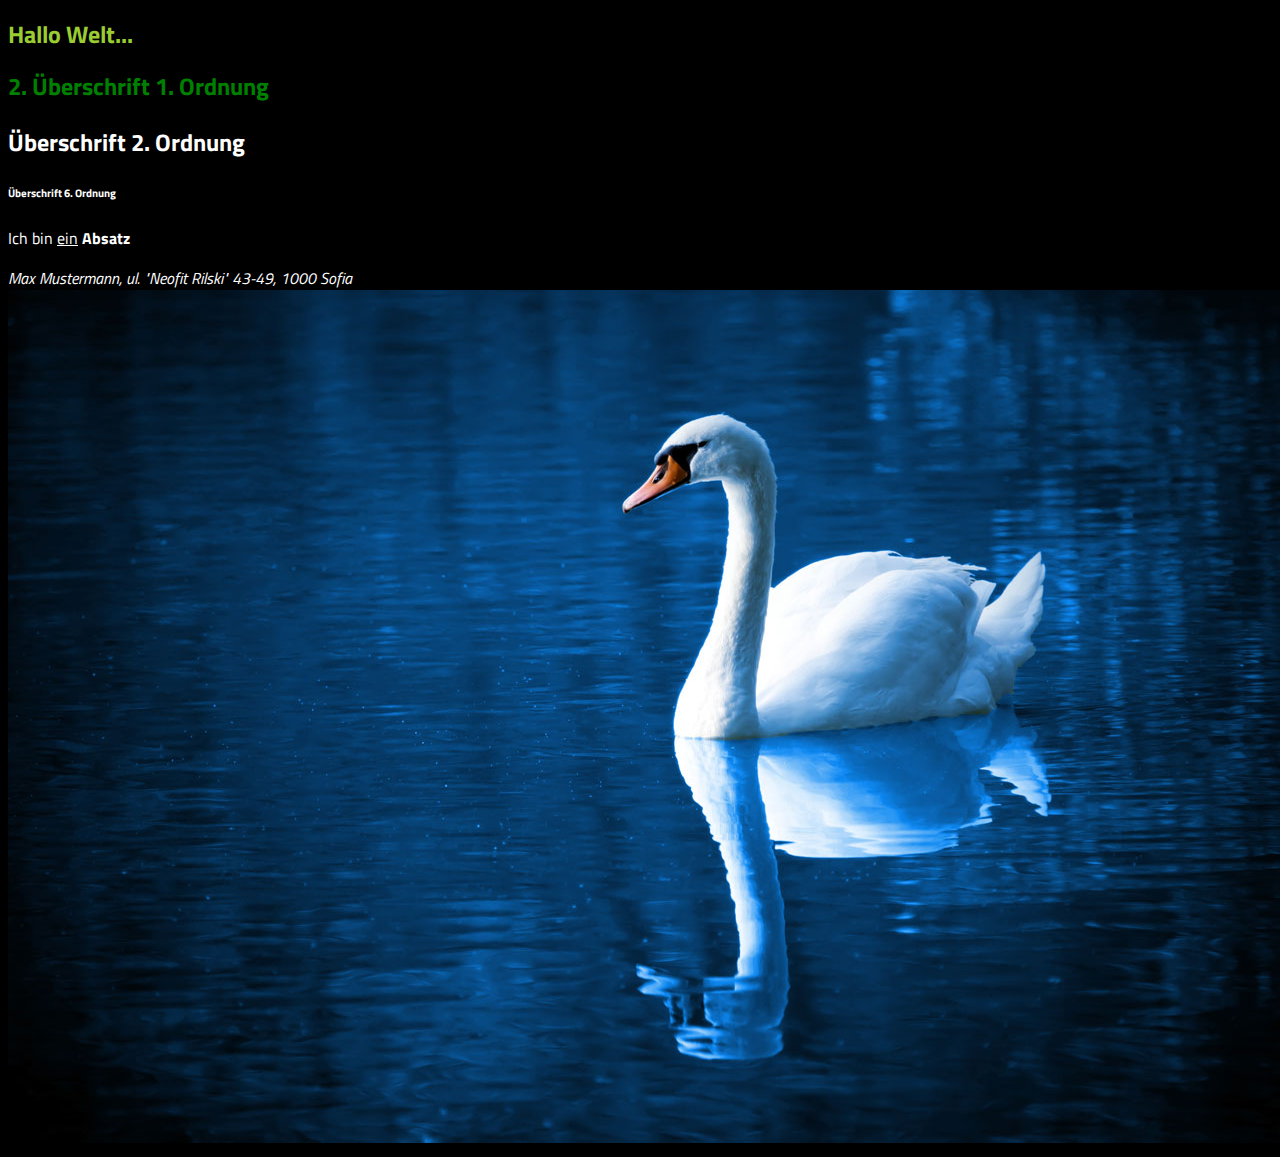
<file: 11-HTMLCSS/Teil1/index.html>
<!DOCTYPE html> 
<html lang="de">
  <head>
    <meta charset="utf-8" />
    <meta name="viewport" content="width=device-width, initial-scale=1.0" />
    <title>Crashkurs HTML</title>

    <link href="https://fonts.googleapis.com/css?family=Titillium+Web" rel="stylesheet">
    <link rel="stylesheet" href="index.css" />
  </head>
  <body>

    <h1 class="content-heading">Hallo Welt...</h1>
    <h1 id="main-heading">2. Überschrift 1. Ordnung</h1id="main-heading">
    <h2><em></em>Überschrift</em> 2. Ordnung</h2>
    <h6>Überschrift 6. Ordnung</h6>

    <p>Ich bin <u>ein</u> <strong>Absatz</strong></p>
    <address>Max Mustermann, ul. "Neofit Rilski" 43-49, 1000 Sofia</address>

    <!-- Das ist ein Kommentar: Bild: https://www.publicdomainpictures.net/en/view-image.php?image=7277&picture=swan-on-lake-->
    <img src="87-1276695547wStv.jpg" alt="Schwan" />
    
  </body>
</html>
</file>
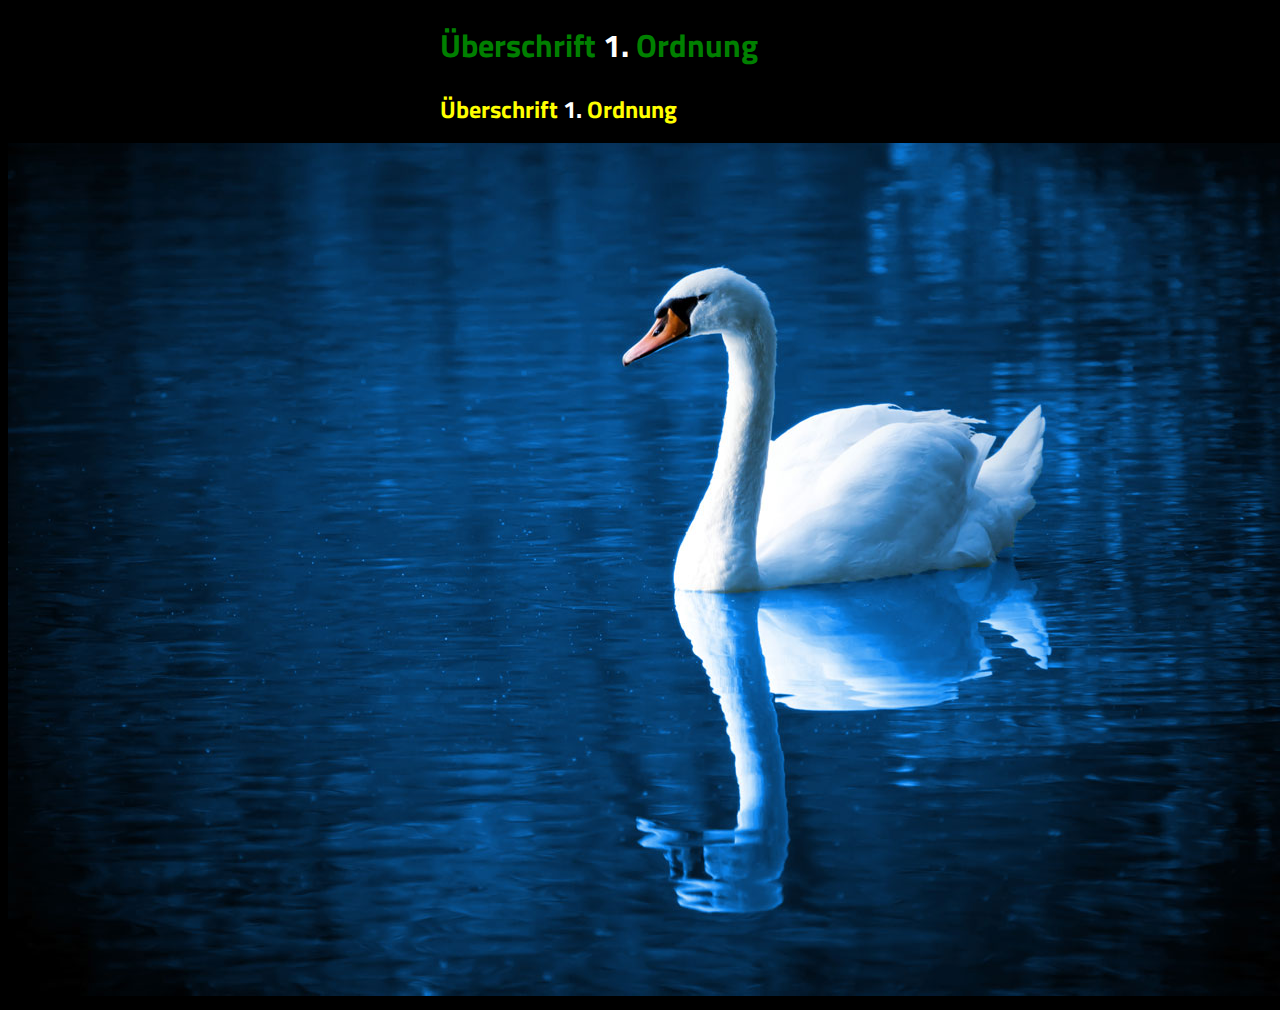
<file: 11-HTMLCSS/Teil2/index.html>
<!DOCTYPE html>
<html lang="de">
  <head>
    <meta charset="utf-8" />
    <meta name="viewport" content="width=device-width, initial-scale=1.0" />
    <title>Crashkurs HTML</title>

    <link href="https://fonts.googleapis.com/css?family=Titillium+Web" rel="stylesheet">
    <link rel="stylesheet" href="index.css" />
  </head>
  <body>
    <div class="container">
      <h1 id="main-heading">Überschrift <span class="heading-number">1.</span> Ordnung</h1>
      <h1 class="content-heading">Überschrift <span class="heading-number">1.</span> Ordnung</h1>
    </div>

    <img src="87-1276695547wStv.jpg" alt="Schwan" />
  </body>
</html>
</file>
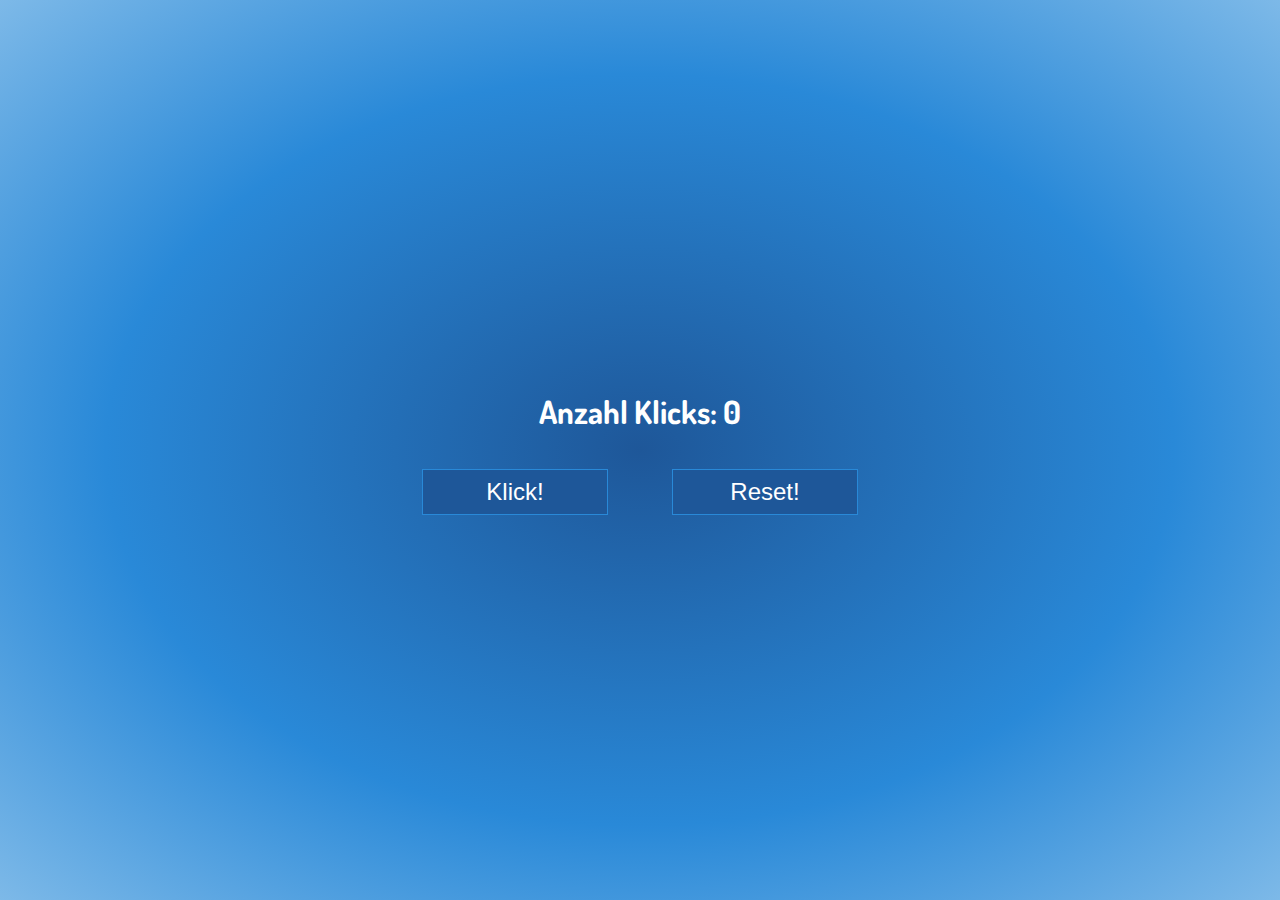
<file: 12-Javascript im Browser/Projekt - Teil 01/index.html>
<!DOCTYPE html>
<html lang="de">
  <head>
    <meta charset="utf-8" />
    <meta http-equiv="x-ua-compatible" content="IE=edge" />
    <meta name="viewport" content="width=device-width, initial-scale=1.0" />
    <title>Klickzähler</title>

    <link href="https://fonts.googleapis.com/css?family=Dosis:300,400,700,800" rel="stylesheet" />
    <link href="./styles.css" rel="stylesheet" type="text/css" />
  </head>
  <body>
    <!-- 
      Aufgabe: Entwickle einen Klickzähler mit JavaScript!

      Wichtig: Beachte, dass noch gar keine JavaScript-Datei angelegt ist.
      Du musst diese also anlegen und korrekt einbinden - in den <head> oder
      in den <body>-Bereich?
      
      Du darfst beliebig viele Elemente hinzufügen (z.B. <span>-Elemente),
      und du darfst den Elementen zusätzliche IDs vergeben.

      PS: Schaue dir auf jeden Fall die Musterlösung an. Es gibt hier verschiedene
      Lösungsansätze, die alle vollkommen korrekt sind. Einige stelle ich dir 
      davon in der Musterlösung vor.
    -->

    <div class="container">
      <h1 class="counter" id="click-header">Anzahl Klicks: <span id="counter-number">0</span></h1>
      <div class="button-container">
        <button class="button" id="click-button">Klick!</button>
        <button class="button" id="reset-button">Reset!</button>
      </div>
    </div>
    <script type="text/javascript" src="js/main.js"></script>

  </body>
</html>
</file>
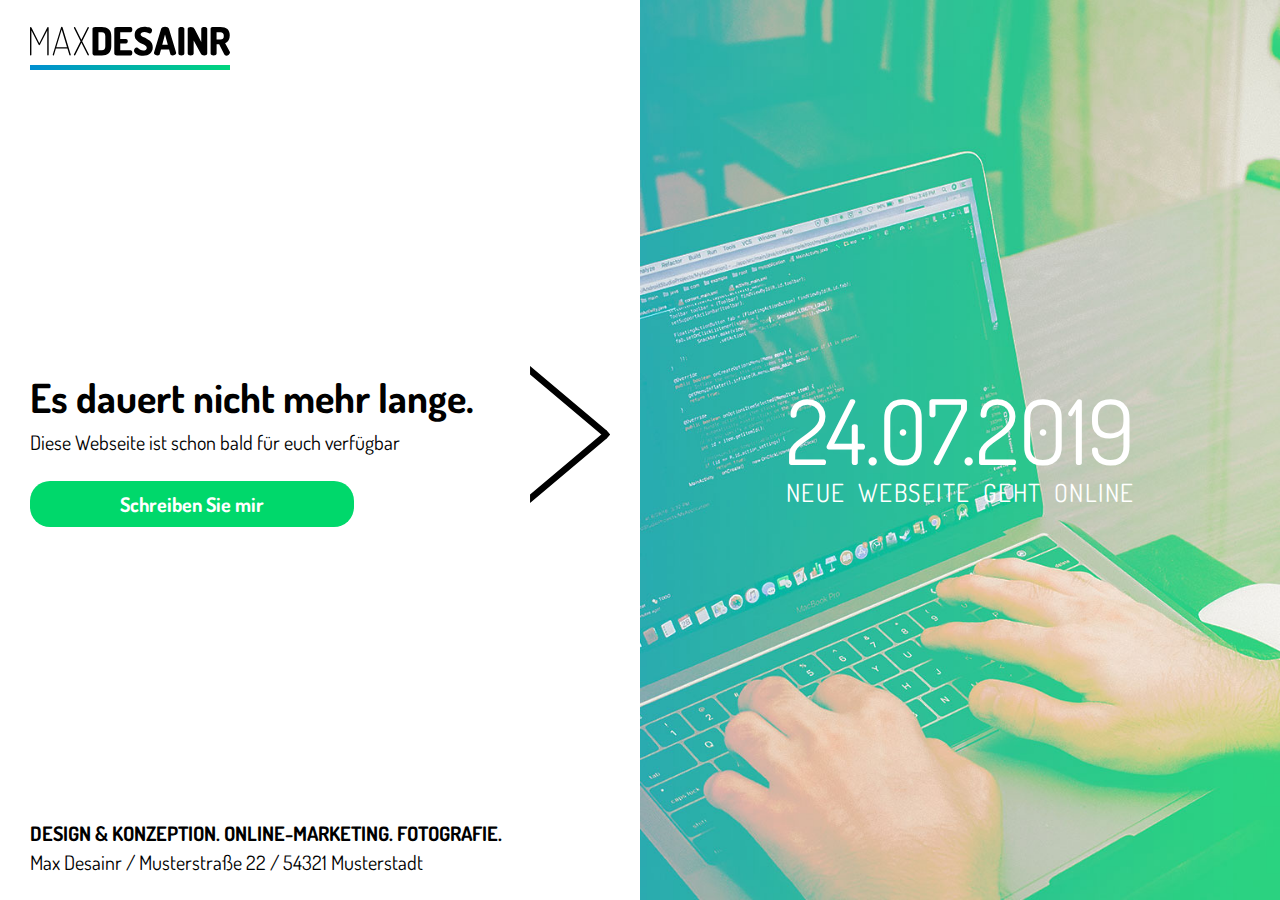
<file: 12-Javascript im Browser/Teil 01/index.html>
<!DOCTYPE html>
<html lang="de">
  <head>
    <meta charset="utf-8" />
    <meta http-equiv="x-ua-compatible" content="IE=edge" />
    <meta name="viewport" content="width=device-width, initial-scale=1.0" />
    <title>Baustellen-Seite</title>

    <link href="https://fonts.googleapis.com/css?family=Dosis:300,400,700,800" rel="stylesheet" />
    <link href="./styles.css" rel="stylesheet" type="text/css" />
    <script src="js/js-head.js"></script>
  </head>
  <body>
    <div class="page">
      <main class="main-content">
        <div class="logo-container">
          <img src="img/logo.svg" alt="MAX DESAINR" class="logo" />
        </div>
        
        <div class="main-text">
          <h1>Es dauert nicht mehr lange.</h1>
          <p>Diese Webseite ist schon bald für euch verfügbar</p>
          <a href="mailto:max.desainr@maxdesainer.de?Subject=Das%20ist%20eine%20Kontaktanfrage" class="button">Schreiben Sie mir</a>
        </div>
        
        <div>
          <h3>Design & Konzeption. Online-Marketing. Fotografie.</h3>
          <address class="address">Max Desainr / Musterstraße 22 / 54321 Musterstadt</address>
        </div>
      </main>
      <section class="countdown-container">
        <div class="countdown">
          <date class="date">24.07.2019</date>
          <div class="date-description">Neue Webseite geht online</div>
        </div>    
      </section>
    </div>
    <script src="js/js-body.js"></script>
  </body>
</html>
</file>
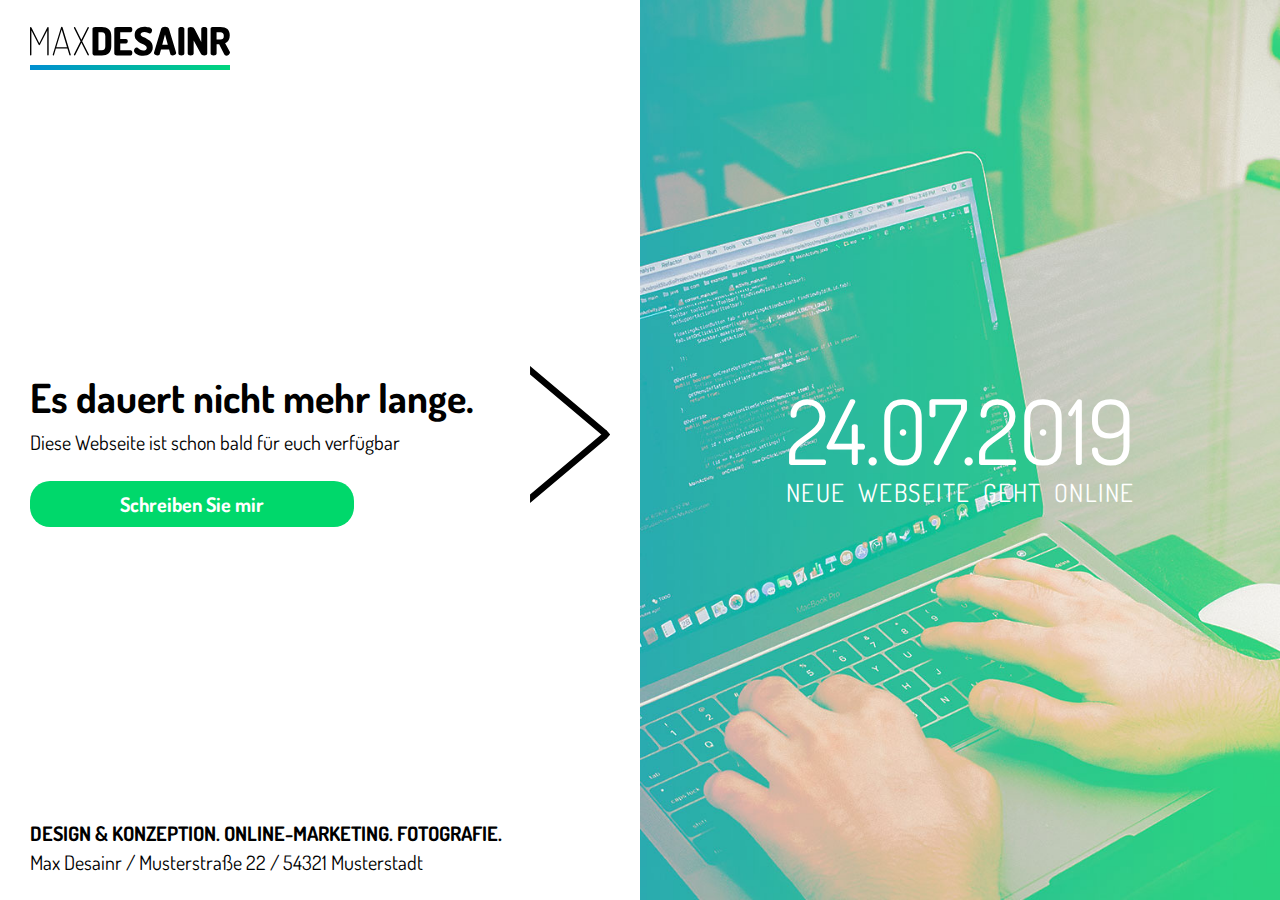
<file: 12-Javascript im Browser/Teil 02 - Document Object/index.html>
<!DOCTYPE html>
<html lang="de">
  <head>
    <meta charset="utf-8" />
    <meta http-equiv="x-ua-compatible" content="IE=edge" />
    <meta name="viewport" content="width=device-width, initial-scale=1.0" />
    <title>Baustellen-Seite</title>

    <link href="https://fonts.googleapis.com/css?family=Dosis:300,400,700,800" rel="stylesheet" />
    <link href="./styles.css" rel="stylesheet" type="text/css" />

  </head>
  <body>
    <div class="page">
      <main class="main-content">
        <div class="logo-container">
          <img src="img/logo.svg" alt="MAX DESAINR" class="logo" />
        </div>
        
        <div class="main-text">
          <h1>Es dauert nicht mehr lange.</h1>
          <p>Diese Webseite ist schon bald für euch verfügbar</p>
          <a href="mailto:max.desainr@maxdesainer.de?Subject=Das%20ist%20eine%20Kontaktanfrage" class="button">Schreiben Sie mir</a>
        </div>
        
        <div>
          <h3>Design & Konzeption. Online-Marketing. Fotografie.</h3>
          <address class="address">Max Desainr / Musterstraße 22 / 54321 Musterstadt</address>
        </div>
      </main>
      <section class="countdown-container">
        <div class="countdown">
          <date class="date">24.07.2019</date>
          <div class="date-description">Neue Webseite geht online</div>
        </div>    
      </section>
    </div>

    <script type="text/javascript" src="js/main.js"></script>
  </body>
</html>
</file>
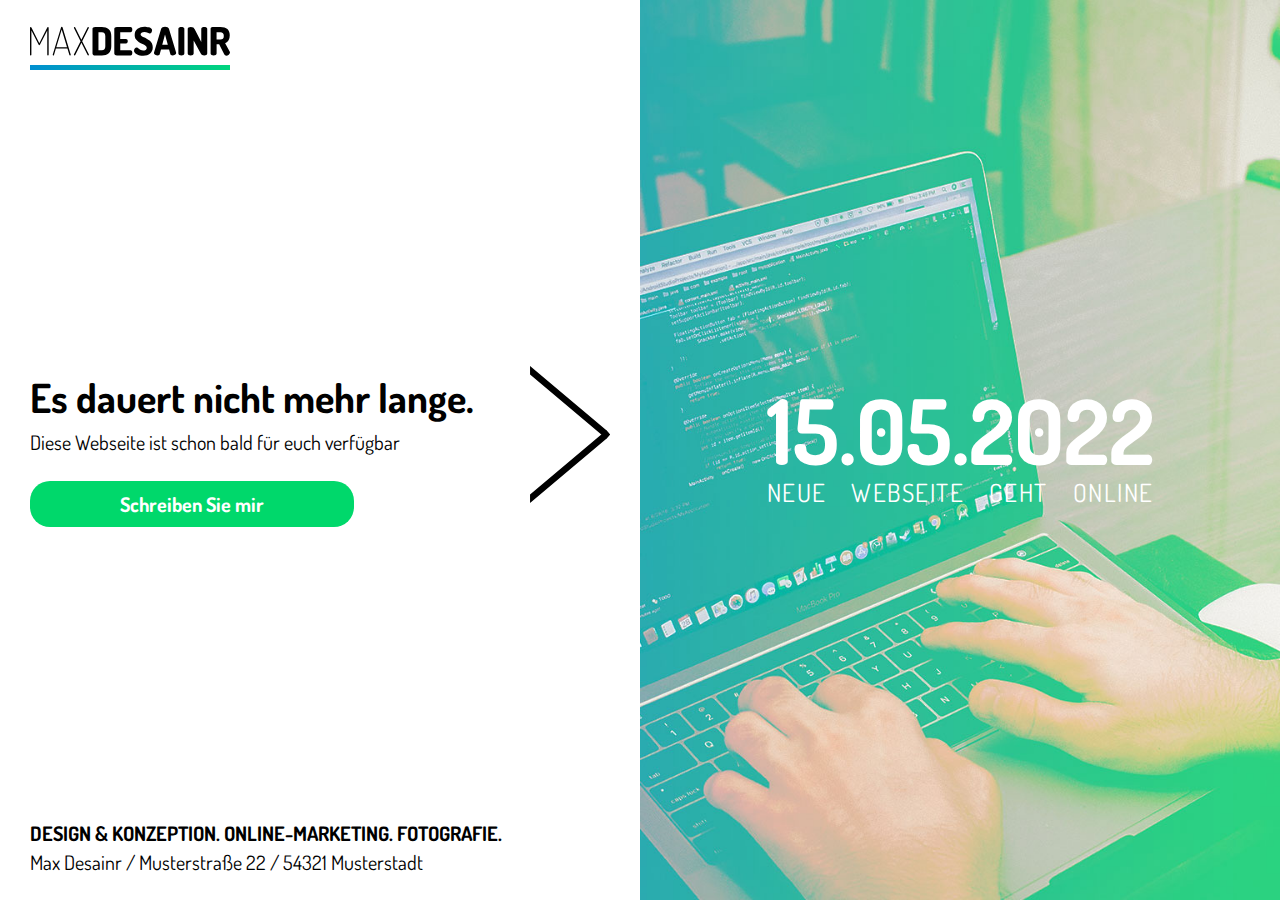
<file: 12-Javascript im Browser/Teil 04 - innerText-innerHTML/index.html>
<!DOCTYPE html>
<html lang="de">
  <head>
    <meta charset="utf-8" />
    <meta http-equiv="x-ua-compatible" content="IE=edge" />
    <meta name="viewport" content="width=device-width, initial-scale=1.0" />
    <title>Baustellen-Seite</title>

    <link href="https://fonts.googleapis.com/css?family=Dosis:300,400,700,800" rel="stylesheet" />
    <link href="./styles.css" rel="stylesheet" type="text/css" />

  </head>
  <body>
    <div class="page">
      <main class="main-content">
        <div class="logo-container">
          <img src="img/logo.svg" alt="MAX DESAINR" class="logo" />
        </div>
        
        <div class="main-text">
          <h1>Es dauert nicht mehr lange.</h1>
          <p>Diese Webseite ist schon bald für euch verfügbar</p>
          <a href="mailto:max.desainr@maxdesainer.de?Subject=Das%20ist%20eine%20Kontaktanfrage" class="button">Schreiben Sie mir</a>
        </div>
        
        <div>
          <h3>Design & Konzeption. Online-Marketing. Fotografie.</h3>
          <address class="address">Max Desainr / Musterstraße 22 / 54321 Musterstadt</address>
        </div>
      </main>
      <section class="countdown-container">
        <div class="countdown">
          <date class="date" id="date-countdown">24.07.2019</date>
          <div class="date-description">Neue Webseite geht online</div>
        </div>    
      </section>
    </div>

    <script type="text/javascript" src="js/main.js"></script>
  </body>
</html>
</file>
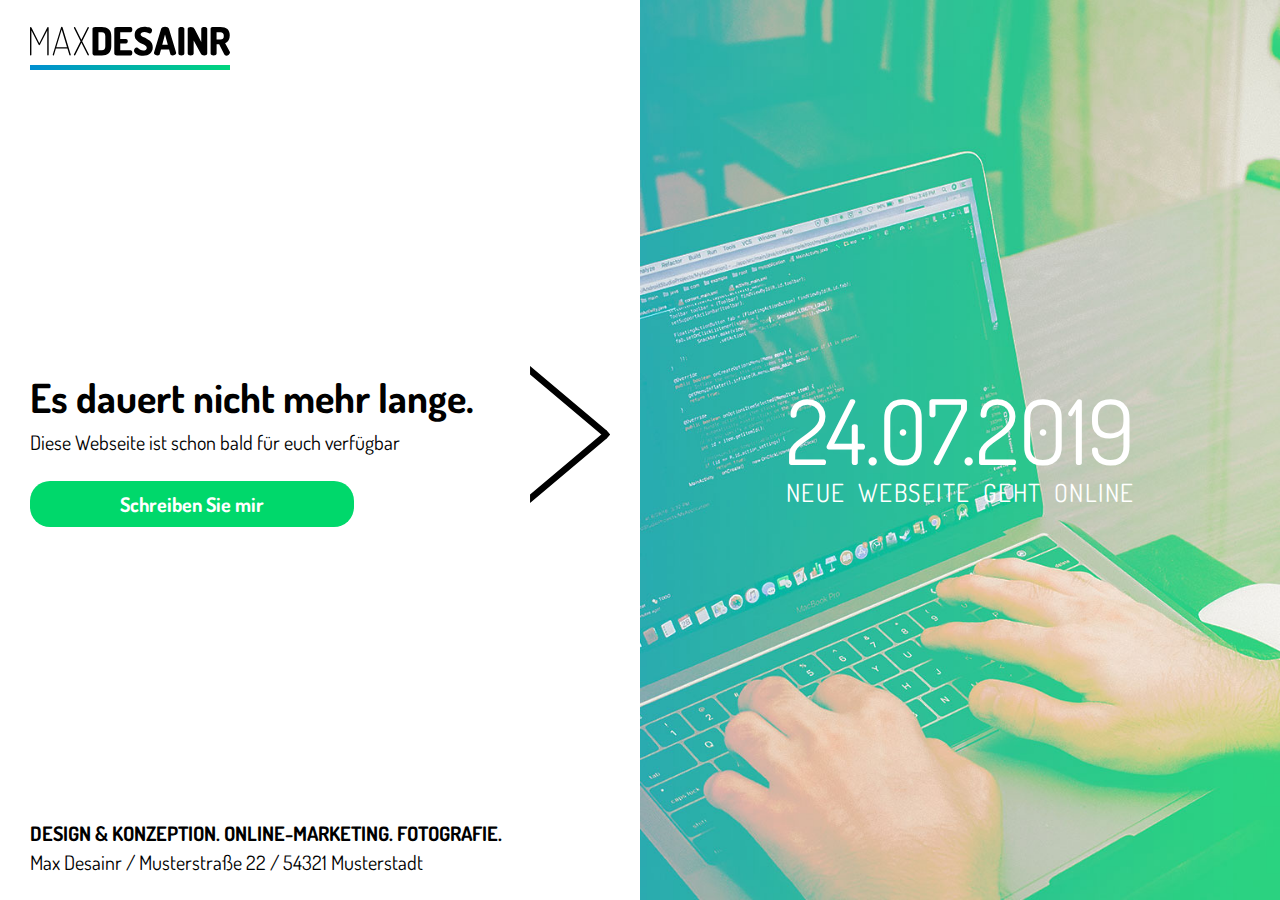
<file: 12-Javascript im Browser/Teil 05 - Auf Ereignisse reagieren/index.html>
<!DOCTYPE html>
<html lang="de">
  <head>
    <meta charset="utf-8" />
    <meta http-equiv="x-ua-compatible" content="IE=edge" />
    <meta name="viewport" content="width=device-width, initial-scale=1.0" />
    <title>Baustellen-Seite</title>

    <link href="https://fonts.googleapis.com/css?family=Dosis:300,400,700,800" rel="stylesheet" />
    <link href="./styles.css" rel="stylesheet" type="text/css" />

  </head>
  <body>
    <div class="page">
      <main class="main-content">
        <div class="logo-container">
          <img src="img/logo.svg" alt="MAX DESAINR" class="logo" />
        </div>
        
        <div class="main-text">
          <h1 onclick="alert('Bald ist es soweit!')">Es dauert nicht mehr lange.</h1>
          <p>Diese Webseite ist schon bald für euch verfügbar</p>
          <a href="mailto:max.desainr@maxdesainer.de?Subject=Das%20ist%20eine%20Kontaktanfrage" class="button">Schreiben Sie mir</a>
        </div>
        
        <div>
          <h3>Design & Konzeption. Online-Marketing. Fotografie.</h3>
          <address class="address">Max Desainr / Musterstraße 22 / 54321 Musterstadt</address>
        </div>
      </main>
      <section class="countdown-container">
        <div class="countdown">
          <date class="date" id="date-countdown">24.07.2019</date>
          <div class="date-description">Neue Webseite geht online</div>
        </div>    
      </section>
    </div>

    <script type="text/javascript" src="js/main.js"></script>
  </body>
</html>
</file>
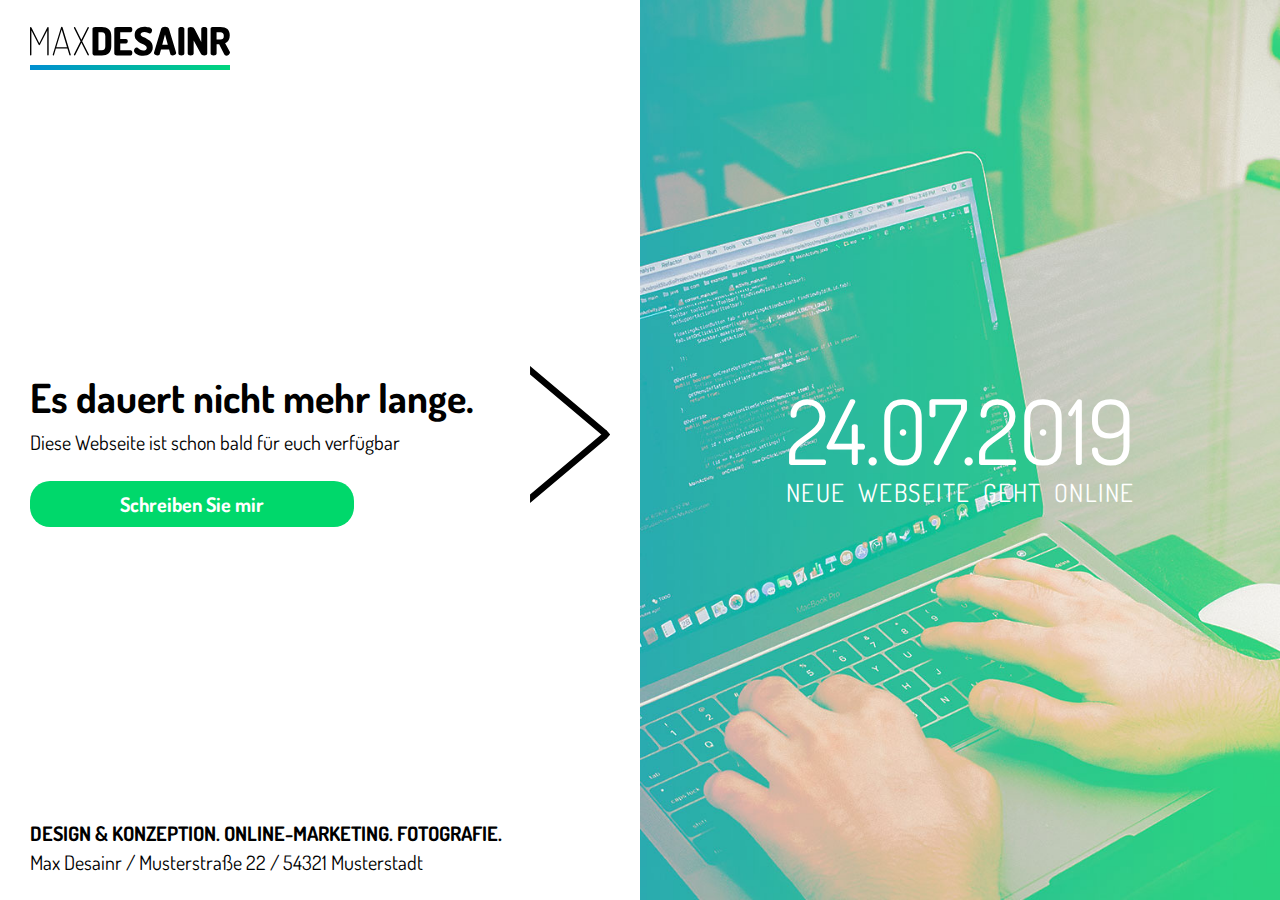
<file: 12-Javascript im Browser/Teil 06 - eventPreventDefault/index.html>
<!DOCTYPE html>
<html lang="de">
  <head>
    <meta charset="utf-8" />
    <meta http-equiv="x-ua-compatible" content="IE=edge" />
    <meta name="viewport" content="width=device-width, initial-scale=1.0" />
    <title>Baustellen-Seite</title>

    <link href="https://fonts.googleapis.com/css?family=Dosis:300,400,700,800" rel="stylesheet" />
    <link href="./styles.css" rel="stylesheet" type="text/css" />

  </head>
  <body>
    <div class="page">
      <main class="main-content">
        <div class="logo-container">
          <img src="img/logo.svg" alt="MAX DESAINR" class="logo" />
        </div>
        
        <div class="main-text">
          <h1>Es dauert nicht mehr lange.</h1>
          <p>Diese Webseite ist schon bald für euch verfügbar</p>
          <a id="contact-me" href="mailto:max.desainr@maxdesainer.de?Subject=Das%20ist%20eine%20Kontaktanfrage" class="button">Schreiben Sie mir</a>
        </div>
        
        <div>
          <h3>Design & Konzeption. Online-Marketing. Fotografie.</h3>
          <address class="address">Max Desainr / Musterstraße 22 / 54321 Musterstadt</address>
        </div>
      </main>
      <section class="countdown-container">
        <div class="countdown">
          <date class="date" id="date-countdown">24.07.2019</date>
          <div class="date-description">Neue Webseite geht online</div>
        </div>    
      </section>
    </div>

    <script type="text/javascript" src="js/main.js"></script>
  </body>
</html>
</file>
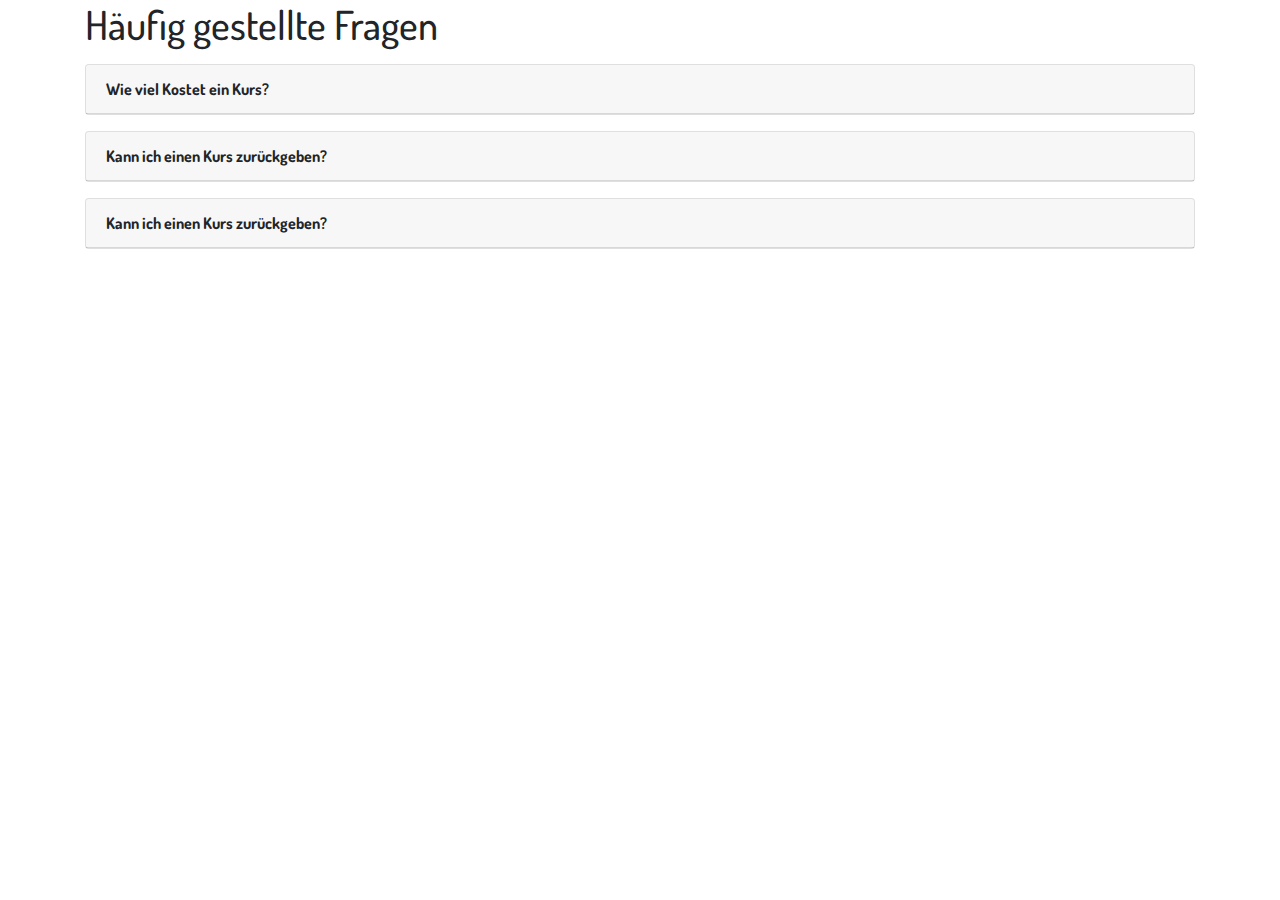
<file: 13-Javascript im Browser Teil 2/Projekt - Aufgabe/index.html>
<!DOCTYPE html>
<html lang="de">
  <head>
    <meta charset="utf-8" />
    <meta http-equiv="x-ua-compatible" content="IE=edge" />
    <meta name="viewport" content="width=device-width, initial-scale=1.0" />
    <title>Baustellen-Seite</title>

    <link rel="stylesheet" href="https://use.fontawesome.com/releases/v5.8.1/css/all.css" integrity="sha384-50oBUHEmvpQ+1lW4y57PTFmhCaXp0ML5d60M1M7uH2+nqUivzIebhndOJK28anvf" crossorigin="anonymous">
    <link href="https://fonts.googleapis.com/css?family=Dosis:300,400,700,800" rel="stylesheet" />
    <link href="./lib/bootstrap/bootstrap.css" rel="stylesheet" type="text/css" />
    <link href="./styles.css" rel="stylesheet" type="text/css" />
  </head>
  <body>
    <div class="container">
      <h1>Häufig gestellte Fragen</h1>

      <div class="card">
        <div class="card-header d-flex justify-content-between">
          <div>
            <i class="fas fa-angle-double-down card-toggle-icon"></i>
            Wie viel Kostet ein Kurs?
          </div>
          <div>
            <a href="#" data-help="Das kostet extra!">
              <i class="fas fa-info"></i>
            </a>
          </div>
        </div>
        <div class="card-body">
          <p class="card-text">Lorem ipsum dolor sit amet, consetetur sadipscing elitr, sed diam nonumy eirmod tempor invidunt ut labore et dolore magna aliquyam erat, sed diam voluptua. At vero eos et accusam et justo duo dolores et ea rebum. Stet clita kasd gubergren, no sea takimata sanctus est Lorem ipsum dolor sit amet. </p>
        </div>
      </div>
      
      <div class="card">
        <div class="card-header d-flex justify-content-between">
          <div>
            <i class="fas fa-angle-double-down card-toggle-icon"></i>
            Kann ich einen Kurs zurückgeben?
          </div>
          <div>
            <a href="#" data-help="Na klar!">
              <i class="fas fa-info"></i>
            </a>
          </div>
        </div>
        <div class="card-body">
          <p class="card-text">Lorem ipsum dolor sit amet, consectetur adipiscing elit, sed do eiusmod tempor incididunt ut labore et dolore magna aliqua. Gravida cum sociis natoque penatibus et magnis. At ultrices mi tempus imperdiet nulla. Id porta nibh venenatis cras sed felis eget velit. </p>
        </div>
      </div>

      <div class="card">
        <div class="card-header d-flex justify-content-between">
          <div>
            <i class="fas fa-angle-double-down card-toggle-icon"></i>
            Kann ich einen Kurs zurückgeben?
          </div>
        </div>
        <div class="card-body">
          <p class="card-text">Lorem ipsum dolor sit amet, consectetur adipiscing elit, sed do eiusmod tempor incididunt ut labore et dolore magna aliqua. Ut enim ad minim veniam, quis nostrud exercitation ullamco laboris nisi ut aliquip ex ea commodo consequat. Duis aute irure dolor in reprehenderit in voluptate velit esse cillum dolore eu fugiat nulla pariatur. Excepteur sint occaecat cupidatat non proident, sunt in culpa qui officia deserunt mollit anim id est laborum.</p>
        </div>
      </div>

    </div>

    <script type="text/javascript" src="js/main.js"></script>  
  </body>
</html>
</file>
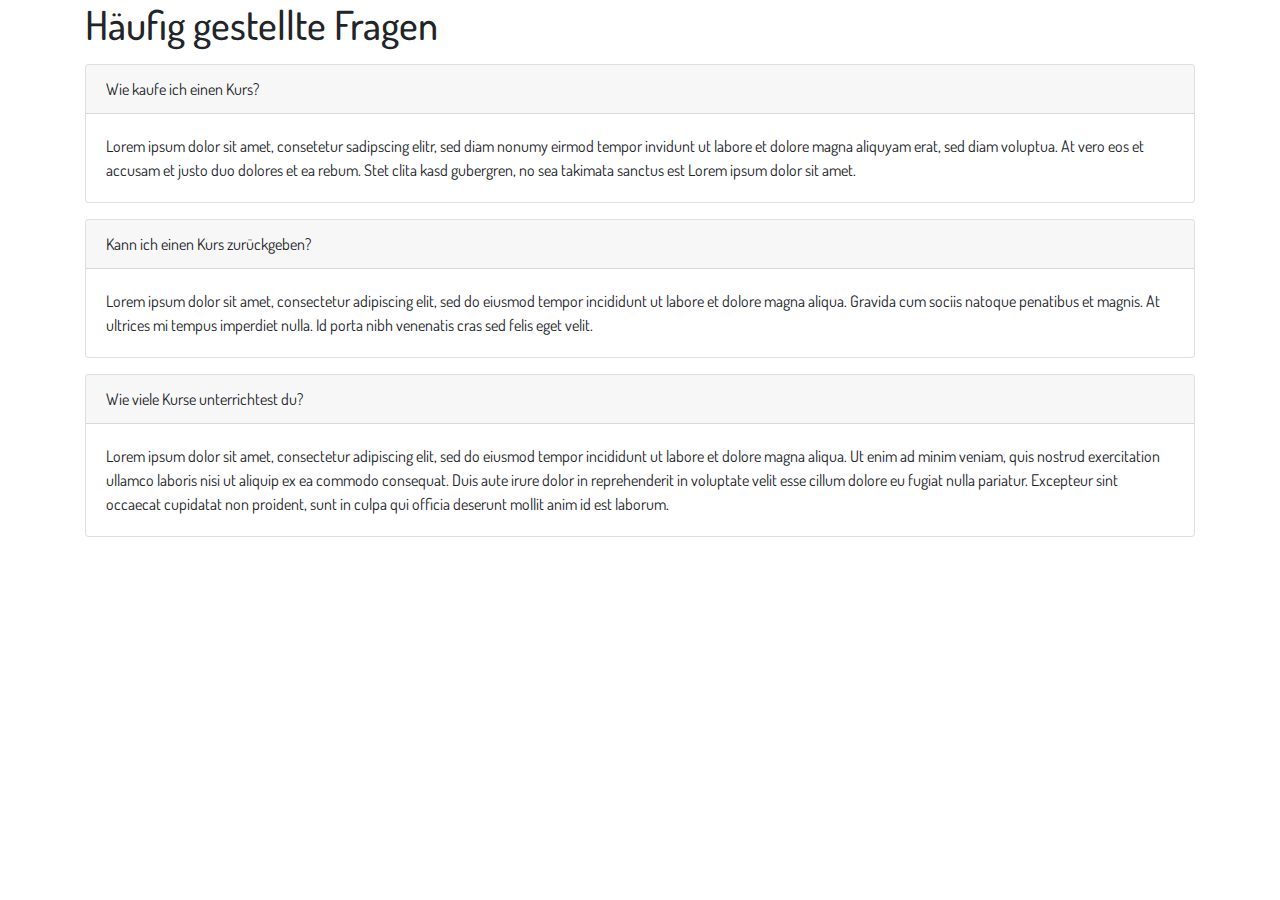
<file: 13-Javascript im Browser Teil 2/Teil 01 - getElementsByClassNameTagName/index.html>
<!DOCTYPE html>
<html lang="de">
  <head>
    <meta charset="utf-8" />
    <meta http-equiv="x-ua-compatible" content="IE=edge" />
    <meta name="viewport" content="width=device-width, initial-scale=1.0" />
    <title>Baustellen-Seite</title>

    <link href="https://fonts.googleapis.com/css?family=Dosis:300,400,700,800" rel="stylesheet" />
    <link href="./lib/bootstrap/bootstrap.css" rel="stylesheet" type="text/css" />
    <link href="./styles.css" rel="stylesheet" type="text/css" />
  </head>
  <body>
    <div class="container">
      <h1>Häufig gestellte Fragen</h1>

      <div class="card">
        <div class="card-header">Wie kaufe ich einen Kurs?</div>
        <div class="card-body">
          <p class="card-text">Lorem ipsum dolor sit amet, consetetur sadipscing elitr, sed diam nonumy eirmod tempor invidunt ut labore et dolore magna aliquyam erat, sed diam voluptua. At vero eos et accusam et justo duo dolores et ea rebum. Stet clita kasd gubergren, no sea takimata sanctus est Lorem ipsum dolor sit amet. </p>
        </div>
      </div>

      <div class="card">
        <div class="card-header">Kann ich einen Kurs zurückgeben?</div>
        <div class="card-body">
          <p class="card-text">Lorem ipsum dolor sit amet, consectetur adipiscing elit, sed do eiusmod tempor incididunt ut labore et dolore magna aliqua. Gravida cum sociis natoque penatibus et magnis. At ultrices mi tempus imperdiet nulla. Id porta nibh venenatis cras sed felis eget velit. </p>
        </div>
      </div>

      <div class="card">
        <div class="card-header">Wie viele Kurse unterrichtest du?</div>
        <div class="card-body">
          <p class="card-text">Lorem ipsum dolor sit amet, consectetur adipiscing elit, sed do eiusmod tempor incididunt ut labore et dolore magna aliqua. Ut enim ad minim veniam, quis nostrud exercitation ullamco laboris nisi ut aliquip ex ea commodo consequat. Duis aute irure dolor in reprehenderit in voluptate velit esse cillum dolore eu fugiat nulla pariatur. Excepteur sint occaecat cupidatat non proident, sunt in culpa qui officia deserunt mollit anim id est laborum.</p>
        </div>
      </div>

    </div>

    <script type="text/javascript" src="js/main.js"></script>
  </body>
</html>
</file>
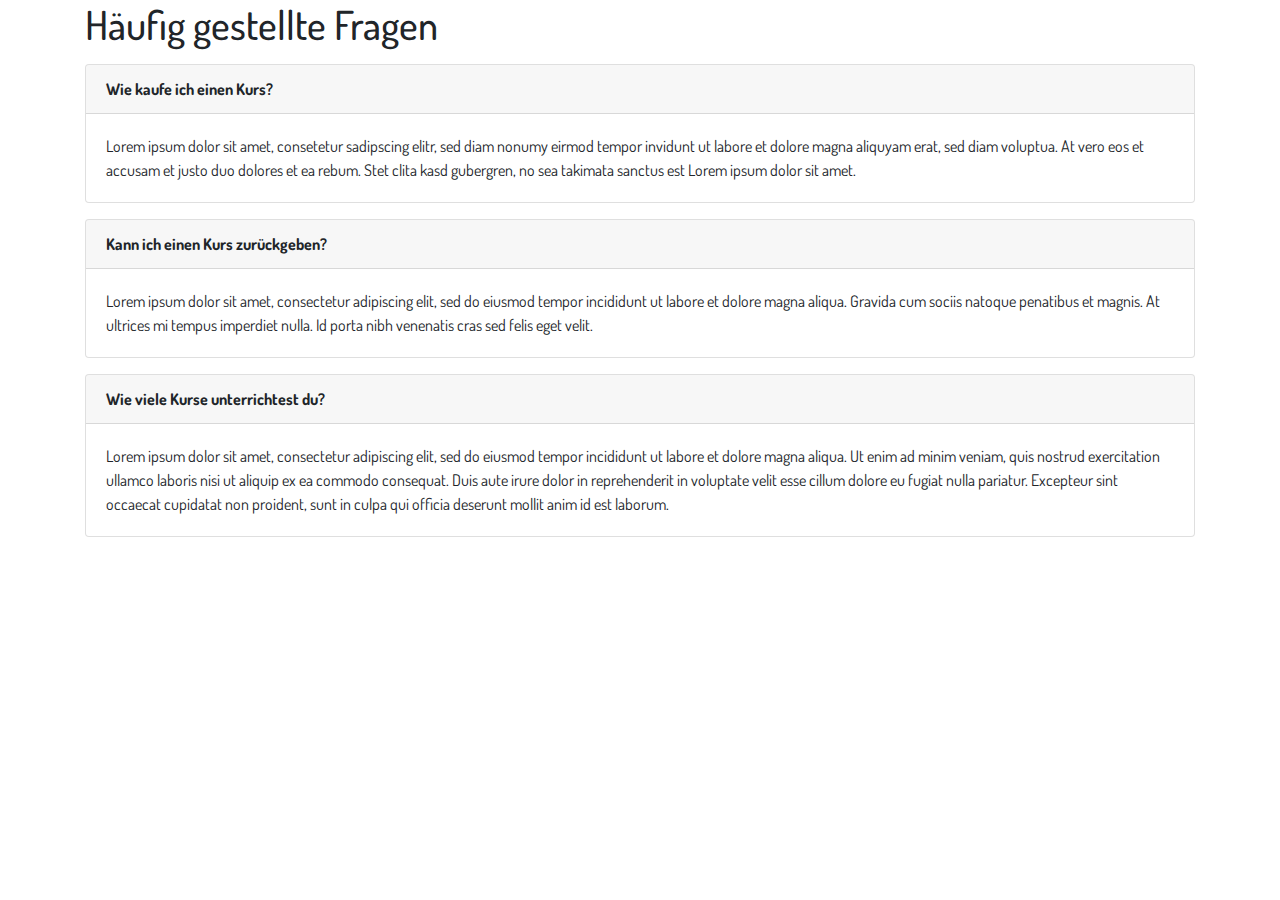
<file: 13-Javascript im Browser Teil 2/Teil 03 - AttributeVonElementen/index.html>
<!DOCTYPE html>
<html lang="de">
  <head>
    <meta charset="utf-8" />
    <meta http-equiv="x-ua-compatible" content="IE=edge" />
    <meta name="viewport" content="width=device-width, initial-scale=1.0" />
    <title>Baustellen-Seite</title>

    <link href="https://fonts.googleapis.com/css?family=Dosis:300,400,700,800" rel="stylesheet" />
    <link href="./lib/bootstrap/bootstrap.css" rel="stylesheet" type="text/css" />
    <link href="./styles.css" rel="stylesheet" type="text/css" />
  </head>
  <body>
    <div class="container">
      <h1>Häufig gestellte Fragen</h1>

      <div class="card">
        <div class="card-header" data-extra="First Question">Wie kaufe ich einen Kurs?</div>
        <div class="card-body">
          <p class="card-text">Lorem ipsum dolor sit amet, consetetur sadipscing elitr, sed diam nonumy eirmod tempor invidunt ut labore et dolore magna aliquyam erat, sed diam voluptua. At vero eos et accusam et justo duo dolores et ea rebum. Stet clita kasd gubergren, no sea takimata sanctus est Lorem ipsum dolor sit amet. </p>
        </div>
      </div>

      <div class="card">
        <div class="card-header">Kann ich einen Kurs zurückgeben?</div>
        <div class="card-body">
          <p class="card-text">Lorem ipsum dolor sit amet, consectetur adipiscing elit, sed do eiusmod tempor incididunt ut labore et dolore magna aliqua. Gravida cum sociis natoque penatibus et magnis. At ultrices mi tempus imperdiet nulla. Id porta nibh venenatis cras sed felis eget velit. </p>
        </div>
      </div>

      <div class="card">
        <div class="card-header">Wie viele Kurse unterrichtest du?</div>
        <div class="card-body">
          <p class="card-text">Lorem ipsum dolor sit amet, consectetur adipiscing elit, sed do eiusmod tempor incididunt ut labore et dolore magna aliqua. Ut enim ad minim veniam, quis nostrud exercitation ullamco laboris nisi ut aliquip ex ea commodo consequat. Duis aute irure dolor in reprehenderit in voluptate velit esse cillum dolore eu fugiat nulla pariatur. Excepteur sint occaecat cupidatat non proident, sunt in culpa qui officia deserunt mollit anim id est laborum.</p>
        </div>
      </div>

    </div>

    <script type="text/javascript" src="js/main.js"></script>
  </body>
</html>
</file>
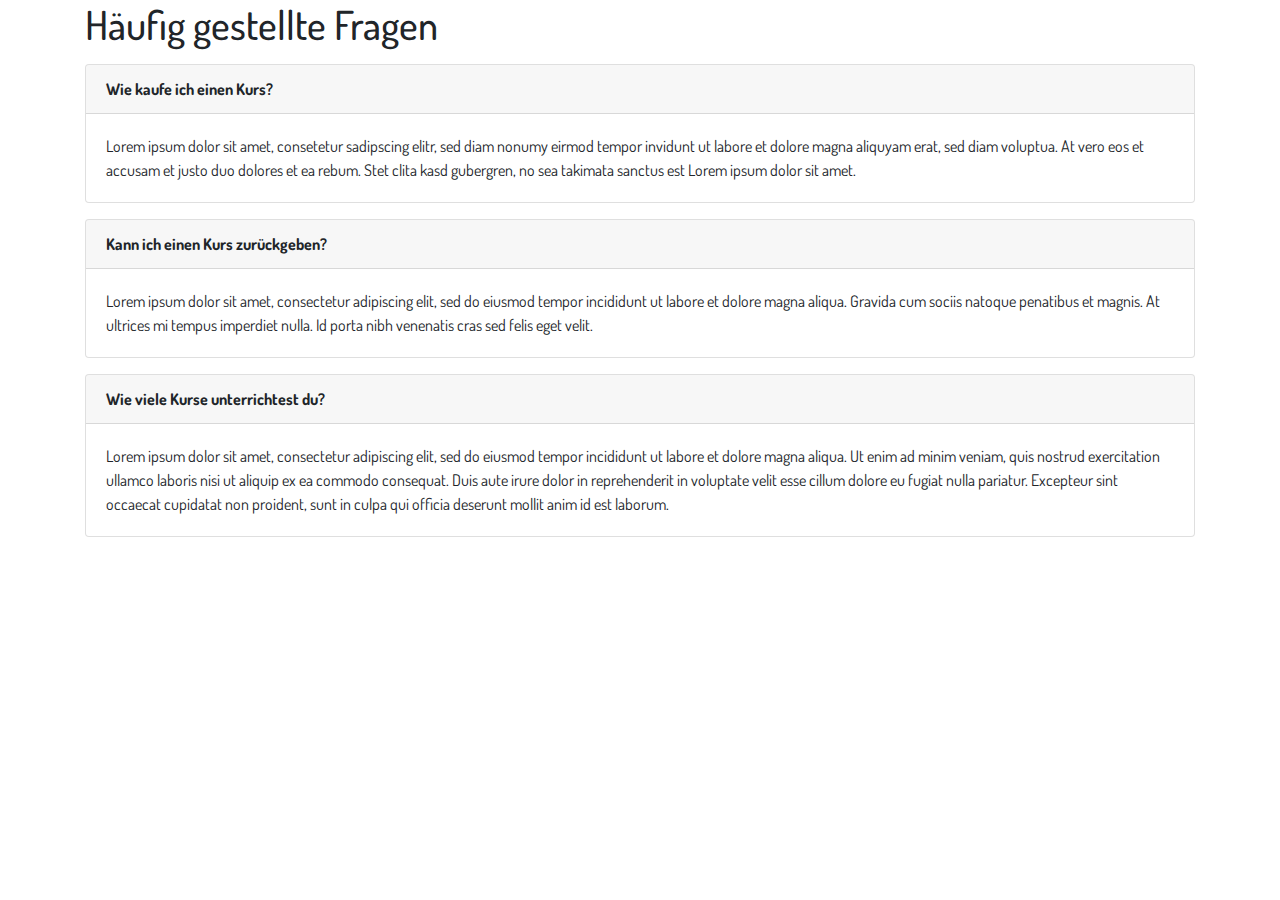
<file: 13-Javascript im Browser Teil 2/Teil 04 - HinweiseFuerProjekt/index.html>
<!DOCTYPE html>
<html lang="de">
  <head>
    <meta charset="utf-8" />
    <meta http-equiv="x-ua-compatible" content="IE=edge" />
    <meta name="viewport" content="width=device-width, initial-scale=1.0" />
    <title>Baustellen-Seite</title>

    <link rel="stylesheet" href="https://use.fontawesome.com/releases/v5.8.1/css/all.css" integrity="sha384-50oBUHEmvpQ+1lW4y57PTFmhCaXp0ML5d60M1M7uH2+nqUivzIebhndOJK28anvf" crossorigin="anonymous">
    <link href="https://fonts.googleapis.com/css?family=Dosis:300,400,700,800" rel="stylesheet" />
    <link href="./lib/bootstrap/bootstrap.css" rel="stylesheet" type="text/css" />
    <link href="./styles.css" rel="stylesheet" type="text/css" />
  </head>
  <body>
    <div class="container">
      <h1>Häufig gestellte Fragen</h1>

      <div class="card">
        <div class="card-header">
          <a href="#" data-help="Dies kostet extra!">
            <i class="fas fa-question-circle"></i>
          </a>
          Wie kaufe ich einen Kurs?
        </div>
        <div class="card-body">
          <p class="card-text">Lorem ipsum dolor sit amet, consetetur sadipscing elitr, sed diam nonumy eirmod tempor invidunt ut labore et dolore magna aliquyam erat, sed diam voluptua. At vero eos et accusam et justo duo dolores et ea rebum. Stet clita kasd gubergren, no sea takimata sanctus est Lorem ipsum dolor sit amet. </p>
        </div>
      </div>

      <div class="card">
        <div class="card-header">
          <a href="#" data-help="Nur innerhalb der ersten 30 Tage">
            <i class="fas fa-question-circle"></i>
          </a>
          Kann ich einen Kurs zurückgeben?
        </div>
        <div class="card-body">
          <p class="card-text">Lorem ipsum dolor sit amet, consectetur adipiscing elit, sed do eiusmod tempor incididunt ut labore et dolore magna aliqua. Gravida cum sociis natoque penatibus et magnis. At ultrices mi tempus imperdiet nulla. Id porta nibh venenatis cras sed felis eget velit. </p>
        </div>
      </div>

      <div class="card">
        <div class="card-header">Wie viele Kurse unterrichtest du?</div>
        <div class="card-body">
          <p class="card-text">Lorem ipsum dolor sit amet, consectetur adipiscing elit, sed do eiusmod tempor incididunt ut labore et dolore magna aliqua. Ut enim ad minim veniam, quis nostrud exercitation ullamco laboris nisi ut aliquip ex ea commodo consequat. Duis aute irure dolor in reprehenderit in voluptate velit esse cillum dolore eu fugiat nulla pariatur. Excepteur sint occaecat cupidatat non proident, sunt in culpa qui officia deserunt mollit anim id est laborum.</p>
        </div>
      </div>

    </div>

    <script type="text/javascript" src="js/main.js"></script>
  </body>
</html>
</file>
<file: 11-HTMLCSS/Teil1/index.css>
body {
    background-color: rgb(0, 0, 0);
    color: white;
    font-family: 'Titillium Web', sans-serif;
  }

 #main-heading {
      color: green;
      font-size: 1.5rem;

      /*
      border: 4px solid red;
      margin: 30px;
      padding: 50px;

      width: 300px;
      height: 300px;
      */
  }

  .content-heading {
      color: yellowgreen;
      font-size: 1.5rem;
  }
</file>
<file: 11-HTMLCSS/Teil2/index.css>
body {
  background-color: rgb(0, 0, 0);
  color: white;
  font-family: 'Titillium Web', sans-serif;
}

.container {
  width: 400px;
  margin-top: 0px;
  margin-left: auto;
  margin-bottom: 0px;
  margin-right: auto;
}

#main-heading {
  color: green;
  font-size: 2rem;
  /* 
  border: 4px solid red;
  margin: 30px;
  padding: 50px;

  width: 300px;
  height: 300px;
  */
}

.content-heading {
  color: yellow;
  font-size: 1.5rem;
}

.heading-number {
  color: white;
}
</file>
<file: 12-Javascript im Browser/Projekt - Teil 01/styles.css>
html {
  height: 100%;
  font-size: 1rem;
}

body {
  font-size: 1rem;
  font-family: 'Dosis', sans-serif;
  height: 100%;
  margin: 0px;
  text-align: center;

  background: radial-gradient(ellipse at center, #1e5799 0%,#2989d8 59%,#7db9e8 100%);
}

.container {
  width: 500px;
  margin: 0px auto;
  display: flex;
  flex-direction: column;
  justify-content: center;
  height: 100%;
}

.counter {
  color: white;
}

.button-container {
  display: flex;
  flex-direction: row;
  justify-content: space-around;
}

.button-container .button {
  flex: 1 0 0px;
  display: block;
  background-color: #1e5799;
  color: white;
  font-size: 1.5rem;
  border: 1px solid #2989d8;
  margin: 1rem 2rem;
  padding: 0.5rem 1rem;
  cursor: pointer;
  transition: background-color linear 0.1s, border linear 0.1s;
}

.button-container .button:hover {
  background-color: #2989d8;
  border: 1px solid #1e5799;
}
</file>
<file: 12-Javascript im Browser/Teil 01/styles.css>
html {
  height: 100%;
  font-size: 1rem;
}

body {
  font-size: 1rem;
  font-family: 'Dosis', sans-serif;
  height: 100%;
  margin: 0px;
  text-align: center;

  background-image: url("img/one-page-construction_rechtes-bild.jpg");
  background-size: cover;
  background-position: 50% 50%;
}

.logo-container {
  padding-top: 40px;
  margin-left: auto;
  margin-right: auto;
  width: 15.5rem;
}

.logo {
  width: 100%;
}

.logo-container::after {
  content: "";
  display: block;
  width: 100%;
  height: 8px;
  background-color: #f0f0f0;
  margin-top: 4px;
}

.main-content {
  text-align: center;
  font-size: 1rem;
}

.main-content h1 {
  margin-bottom: 0px;
  margin-top: 35px;
}

.main-content p {
  margin-top: 7px;
}

.button {
  display: inline-block;
  margin-top: 6px;
  text-decoration: none;
  color: white;
  background-color: #00d86b;
  padding: 0.5rem 4.5rem;
  font-weight: bold;
  border-radius: 20px;
  margin-bottom: 6px;
}

.button:hover {
  background-color: #00b95d;
}

.main-content h3 {
  margin-top: 20px;
  text-transform: uppercase;
  font-size: 1rem;
  margin-bottom: 3px;
}

.address {
  font-size: 1rem;
  font-style: normal;
}

.countdown {
  display: inline-block;
  color: white;
  text-align: justify;
  text-align-last: justify;
}

.countdown .date {
  display: block;
  font-size: 4.5rem;
  margin-bottom: -10px;
  margin-top: 10px;
}

.countdown .date-description {
  font-size: 1.25rem;
  text-transform: uppercase;
  letter-spacing: 1.5px;
}

@media (min-width: 750px) {
  body {
    background-image: none;
  }

  .page {
    display: flex;
    height: 100%;
  }

  .logo-container {
    padding-top: 1.25rem;
    margin-left: 0px;
    margin-right: 0px;
    width: 10rem;
  }

  .logo-container::after {
    background-color: transparent;
    background: linear-gradient(to right, #008fd1, #00d57d);
    height: 5px;
  }

  .main-content,
  .countdown-container {
    padding-left: 1.5rem;
    padding-right: 1.5rem;
  }

  .main-content {
    flex: 1 0 0px;
    text-align: left;

    display: flex;
    flex-direction: column;
    justify-content: space-between;
  }

  .countdown-container {
    flex: 1 0 0px;

    background-image: url("img/one-page-construction_rechtes-bild.jpg");
    background-size: cover;
    background-position: 50% 50%;

    display: flex;
    flex-direction: column;
    justify-content: center;
    align-items: center;
  }

  .countdown .date {
    margin-top: 0px;
  } 

  .countdown {
    margin-bottom: 1rem;
  }

  .address {
    padding-bottom: 1.25rem;
  }
}

@media (min-width: 1000px) {
  .main-text {
    background-image: url("img/icons-round-arrow-right-new.svg");
    background-repeat: no-repeat;
    background-position: 100% 50%;
    background-size: auto 70%; 
    padding-right: 5rem;
  }
} 

@media (min-width: 1250px) {
  html {
    font-size: 1.25rem;
  }
}

@media (min-width: 1500px) {
  html {
    font-size: 1.5rem;
  }
}

@media (min-width: 1750px) {
  html {
    font-size: 1.75rem;
  }
}

/** CSS-Hack: IE11+ only */
_:-ms-fullscreen, :root .main-text {
  background-image: none;
}
</file>
<file: 12-Javascript im Browser/Teil 02 - Document Object/styles.css>
html {
  height: 100%;
  font-size: 1rem;
}

body {
  font-size: 1rem;
  font-family: 'Dosis', sans-serif;
  height: 100%;
  margin: 0px;
  text-align: center;

  background-image: url("img/one-page-construction_rechtes-bild.jpg");
  background-size: cover;
  background-position: 50% 50%;
}

.logo-container {
  padding-top: 40px;
  margin-left: auto;
  margin-right: auto;
  width: 15.5rem;
}

.logo {
  width: 100%;
}

.logo-container::after {
  content: "";
  display: block;
  width: 100%;
  height: 8px;
  background-color: #f0f0f0;
  margin-top: 4px;
}

.main-content {
  text-align: center;
  font-size: 1rem;
}

.main-content h1 {
  margin-bottom: 0px;
  margin-top: 35px;
}

.main-content p {
  margin-top: 7px;
}

.button {
  display: inline-block;
  margin-top: 6px;
  text-decoration: none;
  color: white;
  background-color: #00d86b;
  padding: 0.5rem 4.5rem;
  font-weight: bold;
  border-radius: 20px;
  margin-bottom: 6px;
}

.button:hover {
  background-color: #00b95d;
}

.main-content h3 {
  margin-top: 20px;
  text-transform: uppercase;
  font-size: 1rem;
  margin-bottom: 3px;
}

.address {
  font-size: 1rem;
  font-style: normal;
}

.countdown {
  display: inline-block;
  color: white;
  text-align: justify;
  text-align-last: justify;
}

.countdown .date {
  display: block;
  font-size: 4.5rem;
  margin-bottom: -10px;
  margin-top: 10px;
}

.countdown .date-description {
  font-size: 1.25rem;
  text-transform: uppercase;
  letter-spacing: 1.5px;
}

@media (min-width: 750px) {
  body {
    background-image: none;
  }

  .page {
    display: flex;
    height: 100%;
  }

  .logo-container {
    padding-top: 1.25rem;
    margin-left: 0px;
    margin-right: 0px;
    width: 10rem;
  }

  .logo-container::after {
    background-color: transparent;
    background: linear-gradient(to right, #008fd1, #00d57d);
    height: 5px;
  }

  .main-content,
  .countdown-container {
    padding-left: 1.5rem;
    padding-right: 1.5rem;
  }

  .main-content {
    flex: 1 0 0px;
    text-align: left;

    display: flex;
    flex-direction: column;
    justify-content: space-between;
  }

  .countdown-container {
    flex: 1 0 0px;

    background-image: url("img/one-page-construction_rechtes-bild.jpg");
    background-size: cover;
    background-position: 50% 50%;

    display: flex;
    flex-direction: column;
    justify-content: center;
    align-items: center;
  }

  .countdown .date {
    margin-top: 0px;
  } 

  .countdown {
    margin-bottom: 1rem;
  }

  .address {
    padding-bottom: 1.25rem;
  }
}

@media (min-width: 1000px) {
  .main-text {
    background-image: url("img/icons-round-arrow-right-new.svg");
    background-repeat: no-repeat;
    background-position: 100% 50%;
    background-size: auto 70%; 
    padding-right: 5rem;
  }
} 

@media (min-width: 1250px) {
  html {
    font-size: 1.25rem;
  }
}

@media (min-width: 1500px) {
  html {
    font-size: 1.5rem;
  }
}

@media (min-width: 1750px) {
  html {
    font-size: 1.75rem;
  }
}

/** CSS-Hack: IE11+ only */
_:-ms-fullscreen, :root .main-text {
  background-image: none;
}
</file>
<file: 12-Javascript im Browser/Teil 04 - innerText-innerHTML/styles.css>
html {
  height: 100%;
  font-size: 1rem;
}

body {
  font-size: 1rem;
  font-family: 'Dosis', sans-serif;
  height: 100%;
  margin: 0px;
  text-align: center;

  background-image: url("img/one-page-construction_rechtes-bild.jpg");
  background-size: cover;
  background-position: 50% 50%;
}

.logo-container {
  padding-top: 40px;
  margin-left: auto;
  margin-right: auto;
  width: 15.5rem;
}

.logo {
  width: 100%;
}

.logo-container::after {
  content: "";
  display: block;
  width: 100%;
  height: 8px;
  background-color: #f0f0f0;
  margin-top: 4px;
}

.main-content {
  text-align: center;
  font-size: 1rem;
}

.main-content h1 {
  margin-bottom: 0px;
  margin-top: 35px;
}

.main-content p {
  margin-top: 7px;
}

.button {
  display: inline-block;
  margin-top: 6px;
  text-decoration: none;
  color: white;
  background-color: #00d86b;
  padding: 0.5rem 4.5rem;
  font-weight: bold;
  border-radius: 20px;
  margin-bottom: 6px;
}

.button:hover {
  background-color: #00b95d;
}

.main-content h3 {
  margin-top: 20px;
  text-transform: uppercase;
  font-size: 1rem;
  margin-bottom: 3px;
}

.address {
  font-size: 1rem;
  font-style: normal;
}

.countdown {
  display: inline-block;
  color: white;
  text-align: justify;
  text-align-last: justify;
}

.countdown .date {
  display: block;
  font-size: 4.5rem;
  margin-bottom: -10px;
  margin-top: 10px;
}

.countdown .date-description {
  font-size: 1.25rem;
  text-transform: uppercase;
  letter-spacing: 1.5px;
}

@media (min-width: 750px) {
  body {
    background-image: none;
  }

  .page {
    display: flex;
    height: 100%;
  }

  .logo-container {
    padding-top: 1.25rem;
    margin-left: 0px;
    margin-right: 0px;
    width: 10rem;
  }

  .logo-container::after {
    background-color: transparent;
    background: linear-gradient(to right, #008fd1, #00d57d);
    height: 5px;
  }

  .main-content,
  .countdown-container {
    padding-left: 1.5rem;
    padding-right: 1.5rem;
  }

  .main-content {
    flex: 1 0 0px;
    text-align: left;

    display: flex;
    flex-direction: column;
    justify-content: space-between;
  }

  .countdown-container {
    flex: 1 0 0px;

    background-image: url("img/one-page-construction_rechtes-bild.jpg");
    background-size: cover;
    background-position: 50% 50%;

    display: flex;
    flex-direction: column;
    justify-content: center;
    align-items: center;
  }

  .countdown .date {
    margin-top: 0px;
  } 

  .countdown {
    margin-bottom: 1rem;
  }

  .address {
    padding-bottom: 1.25rem;
  }
}

@media (min-width: 1000px) {
  .main-text {
    background-image: url("img/icons-round-arrow-right-new.svg");
    background-repeat: no-repeat;
    background-position: 100% 50%;
    background-size: auto 70%; 
    padding-right: 5rem;
  }
} 

@media (min-width: 1250px) {
  html {
    font-size: 1.25rem;
  }
}

@media (min-width: 1500px) {
  html {
    font-size: 1.5rem;
  }
}

@media (min-width: 1750px) {
  html {
    font-size: 1.75rem;
  }
}

/** CSS-Hack: IE11+ only */
_:-ms-fullscreen, :root .main-text {
  background-image: none;
}
</file>
<file: 12-Javascript im Browser/Teil 05 - Auf Ereignisse reagieren/styles.css>
html {
  height: 100%;
  font-size: 1rem;
}

body {
  font-size: 1rem;
  font-family: 'Dosis', sans-serif;
  height: 100%;
  margin: 0px;
  text-align: center;

  background-image: url("img/one-page-construction_rechtes-bild.jpg");
  background-size: cover;
  background-position: 50% 50%;
}

.logo-container {
  padding-top: 40px;
  margin-left: auto;
  margin-right: auto;
  width: 15.5rem;
}

.logo {
  width: 100%;
}

.logo-container::after {
  content: "";
  display: block;
  width: 100%;
  height: 8px;
  background-color: #f0f0f0;
  margin-top: 4px;
}

.main-content {
  text-align: center;
  font-size: 1rem;
}

.main-content h1 {
  margin-bottom: 0px;
  margin-top: 35px;
}

.main-content p {
  margin-top: 7px;
}

.button {
  display: inline-block;
  margin-top: 6px;
  text-decoration: none;
  color: white;
  background-color: #00d86b;
  padding: 0.5rem 4.5rem;
  font-weight: bold;
  border-radius: 20px;
  margin-bottom: 6px;
}

.button:hover {
  background-color: #00b95d;
}

.main-content h3 {
  margin-top: 20px;
  text-transform: uppercase;
  font-size: 1rem;
  margin-bottom: 3px;
}

.address {
  font-size: 1rem;
  font-style: normal;
}

.countdown {
  display: inline-block;
  color: white;
  text-align: justify;
  text-align-last: justify;
}

.countdown .date {
  display: block;
  font-size: 4.5rem;
  margin-bottom: -10px;
  margin-top: 10px;
}

.countdown .date-description {
  font-size: 1.25rem;
  text-transform: uppercase;
  letter-spacing: 1.5px;
}

@media (min-width: 750px) {
  body {
    background-image: none;
  }

  .page {
    display: flex;
    height: 100%;
  }

  .logo-container {
    padding-top: 1.25rem;
    margin-left: 0px;
    margin-right: 0px;
    width: 10rem;
  }

  .logo-container::after {
    background-color: transparent;
    background: linear-gradient(to right, #008fd1, #00d57d);
    height: 5px;
  }

  .main-content,
  .countdown-container {
    padding-left: 1.5rem;
    padding-right: 1.5rem;
  }

  .main-content {
    flex: 1 0 0px;
    text-align: left;

    display: flex;
    flex-direction: column;
    justify-content: space-between;
  }

  .countdown-container {
    flex: 1 0 0px;

    background-image: url("img/one-page-construction_rechtes-bild.jpg");
    background-size: cover;
    background-position: 50% 50%;

    display: flex;
    flex-direction: column;
    justify-content: center;
    align-items: center;
  }

  .countdown .date {
    margin-top: 0px;
  } 

  .countdown {
    margin-bottom: 1rem;
  }

  .address {
    padding-bottom: 1.25rem;
  }
}

@media (min-width: 1000px) {
  .main-text {
    background-image: url("img/icons-round-arrow-right-new.svg");
    background-repeat: no-repeat;
    background-position: 100% 50%;
    background-size: auto 70%; 
    padding-right: 5rem;
  }
} 

@media (min-width: 1250px) {
  html {
    font-size: 1.25rem;
  }
}

@media (min-width: 1500px) {
  html {
    font-size: 1.5rem;
  }
}

@media (min-width: 1750px) {
  html {
    font-size: 1.75rem;
  }
}

/** CSS-Hack: IE11+ only */
_:-ms-fullscreen, :root .main-text {
  background-image: none;
}
</file>
<file: 12-Javascript im Browser/Teil 06 - eventPreventDefault/styles.css>
html {
  height: 100%;
  font-size: 1rem;
}

body {
  font-size: 1rem;
  font-family: 'Dosis', sans-serif;
  height: 100%;
  margin: 0px;
  text-align: center;

  background-image: url("img/one-page-construction_rechtes-bild.jpg");
  background-size: cover;
  background-position: 50% 50%;
}

.logo-container {
  padding-top: 40px;
  margin-left: auto;
  margin-right: auto;
  width: 15.5rem;
}

.logo {
  width: 100%;
}

.logo-container::after {
  content: "";
  display: block;
  width: 100%;
  height: 8px;
  background-color: #f0f0f0;
  margin-top: 4px;
}

.main-content {
  text-align: center;
  font-size: 1rem;
}

.main-content h1 {
  margin-bottom: 0px;
  margin-top: 35px;
}

.main-content p {
  margin-top: 7px;
}

.button {
  display: inline-block;
  margin-top: 6px;
  text-decoration: none;
  color: white;
  background-color: #00d86b;
  padding: 0.5rem 4.5rem;
  font-weight: bold;
  border-radius: 20px;
  margin-bottom: 6px;
}

.button:hover {
  background-color: #00b95d;
}

.main-content h3 {
  margin-top: 20px;
  text-transform: uppercase;
  font-size: 1rem;
  margin-bottom: 3px;
}

.address {
  font-size: 1rem;
  font-style: normal;
}

.countdown {
  display: inline-block;
  color: white;
  text-align: justify;
  text-align-last: justify;
}

.countdown .date {
  display: block;
  font-size: 4.5rem;
  margin-bottom: -10px;
  margin-top: 10px;
}

.countdown .date-description {
  font-size: 1.25rem;
  text-transform: uppercase;
  letter-spacing: 1.5px;
}

@media (min-width: 750px) {
  body {
    background-image: none;
  }

  .page {
    display: flex;
    height: 100%;
  }

  .logo-container {
    padding-top: 1.25rem;
    margin-left: 0px;
    margin-right: 0px;
    width: 10rem;
  }

  .logo-container::after {
    background-color: transparent;
    background: linear-gradient(to right, #008fd1, #00d57d);
    height: 5px;
  }

  .main-content,
  .countdown-container {
    padding-left: 1.5rem;
    padding-right: 1.5rem;
  }

  .main-content {
    flex: 1 0 0px;
    text-align: left;

    display: flex;
    flex-direction: column;
    justify-content: space-between;
  }

  .countdown-container {
    flex: 1 0 0px;

    background-image: url("img/one-page-construction_rechtes-bild.jpg");
    background-size: cover;
    background-position: 50% 50%;

    display: flex;
    flex-direction: column;
    justify-content: center;
    align-items: center;
  }

  .countdown .date {
    margin-top: 0px;
  } 

  .countdown {
    margin-bottom: 1rem;
  }

  .address {
    padding-bottom: 1.25rem;
  }
}

@media (min-width: 1000px) {
  .main-text {
    background-image: url("img/icons-round-arrow-right-new.svg");
    background-repeat: no-repeat;
    background-position: 100% 50%;
    background-size: auto 70%; 
    padding-right: 5rem;
  }
} 

@media (min-width: 1250px) {
  html {
    font-size: 1.25rem;
  }
}

@media (min-width: 1500px) {
  html {
    font-size: 1.5rem;
  }
}

@media (min-width: 1750px) {
  html {
    font-size: 1.75rem;
  }
}

/** CSS-Hack: IE11+ only */
_:-ms-fullscreen, :root .main-text {
  background-image: none;
}
</file>
<file: 13-Javascript im Browser Teil 2/Projekt - Aufgabe/styles.css>
html {
  height: 100%;
  font-size: 1rem;
}

body {
  font-size: 1rem;
  font-family: 'Dosis', sans-serif;
}

.card {
  margin-top: 1rem;
}

.card div.card-header {
  font-weight: bold;
}

[data-help] {
  cursor: pointer;
}

a[data-help] {
  color: black;
  text-decoration: none;
  padding-left: 20px;
  padding-right: 20 px;
}

a[data-help]:hover {
  text-decoration: none;
}

.card-header .fas {

}
</file>
<file: 13-Javascript im Browser Teil 2/Teil 01 - getElementsByClassNameTagName/styles.css>
html {
  height: 100%;
  font-size: 1rem;
}

body {
  font-size: 1rem;
  font-family: 'Dosis', sans-serif;
}

.card {
  margin-top: 1rem;
}
</file>
<file: 13-Javascript im Browser Teil 2/Teil 03 - AttributeVonElementen/styles.css>
html {
  height: 100%;
  font-size: 1rem;
}

body {
  font-size: 1rem;
  font-family: 'Dosis', sans-serif;
}

.card {
  margin-top: 1rem;
}

.card div.card-header {
  font-weight: bold;
}
</file>
<file: 13-Javascript im Browser Teil 2/Teil 04 - HinweiseFuerProjekt/styles.css>
html {
  height: 100%;
  font-size: 1rem;
}

body {
  font-size: 1rem;
  font-family: 'Dosis', sans-serif;
}

.card {
  margin-top: 1rem;
}

.card div.card-header {
  font-weight: bold;
}

[data-help] {
  cursor: pointer;
}
</file>
